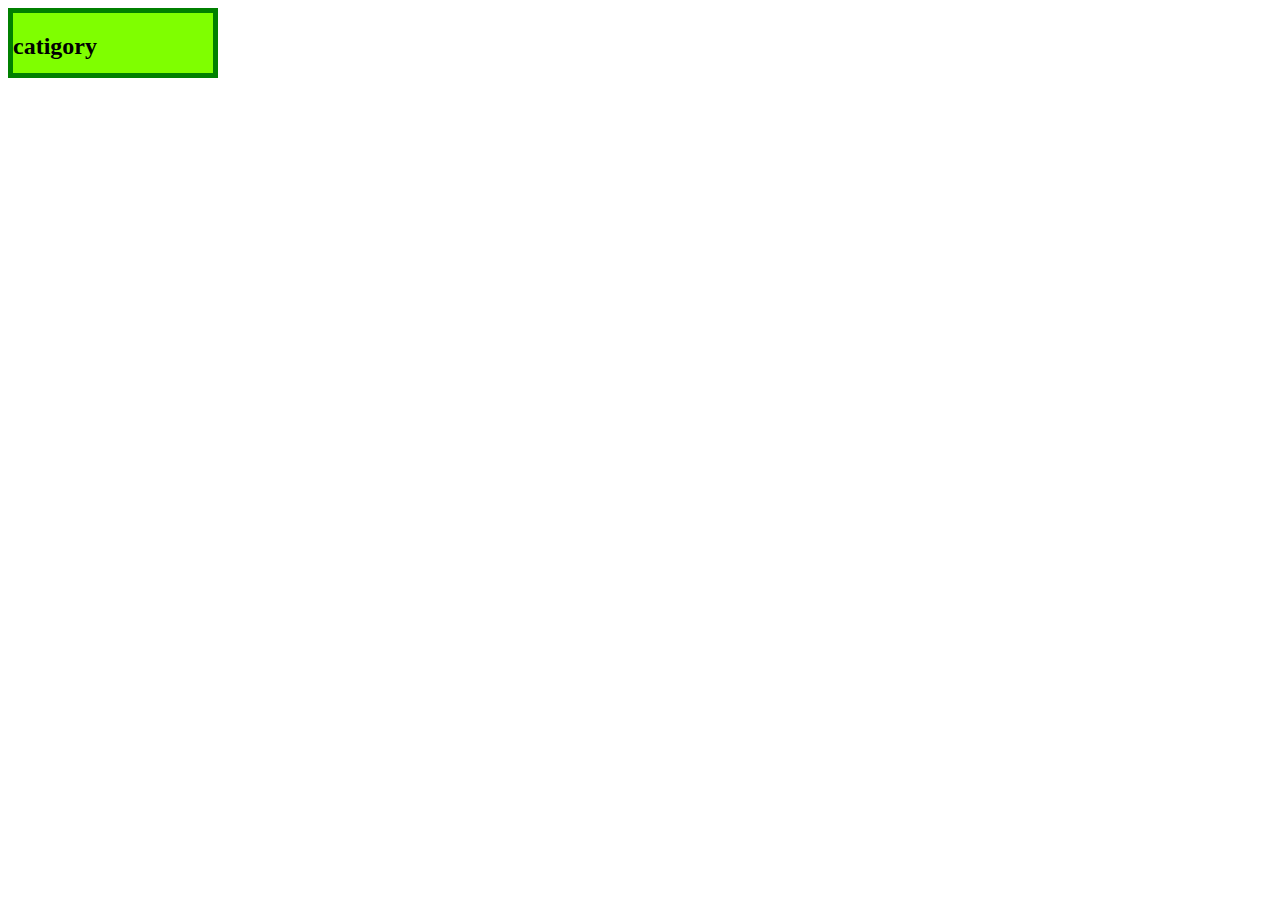
<file: SINIF ISHI/index.html>
<!DOCTYPE html>
<html lang="en">
<head>
    <meta charset="UTF-8">
    <meta http-equiv="X-UA-Compatible" content="IE=edge">
    <meta name="viewport" content="width=device-width, initial-scale=1.0">
    <title>Document</title>
    <link rel="stylesheet" href="css/stayl.css">
</head>
<body>
    <!-- <div class="box"></div>
    <button>sumbitt</button>
    <a href="#">sayt</a> -->
    <div class="box">
        <h2>catigory</h2>
        <div class="dropdown">
            <ul>
                <li>it</li>
                <li>Media</li>
                <li>UI/UX</li>
            </ul>
        </div>
    </div>

</body>
</html>
</file>
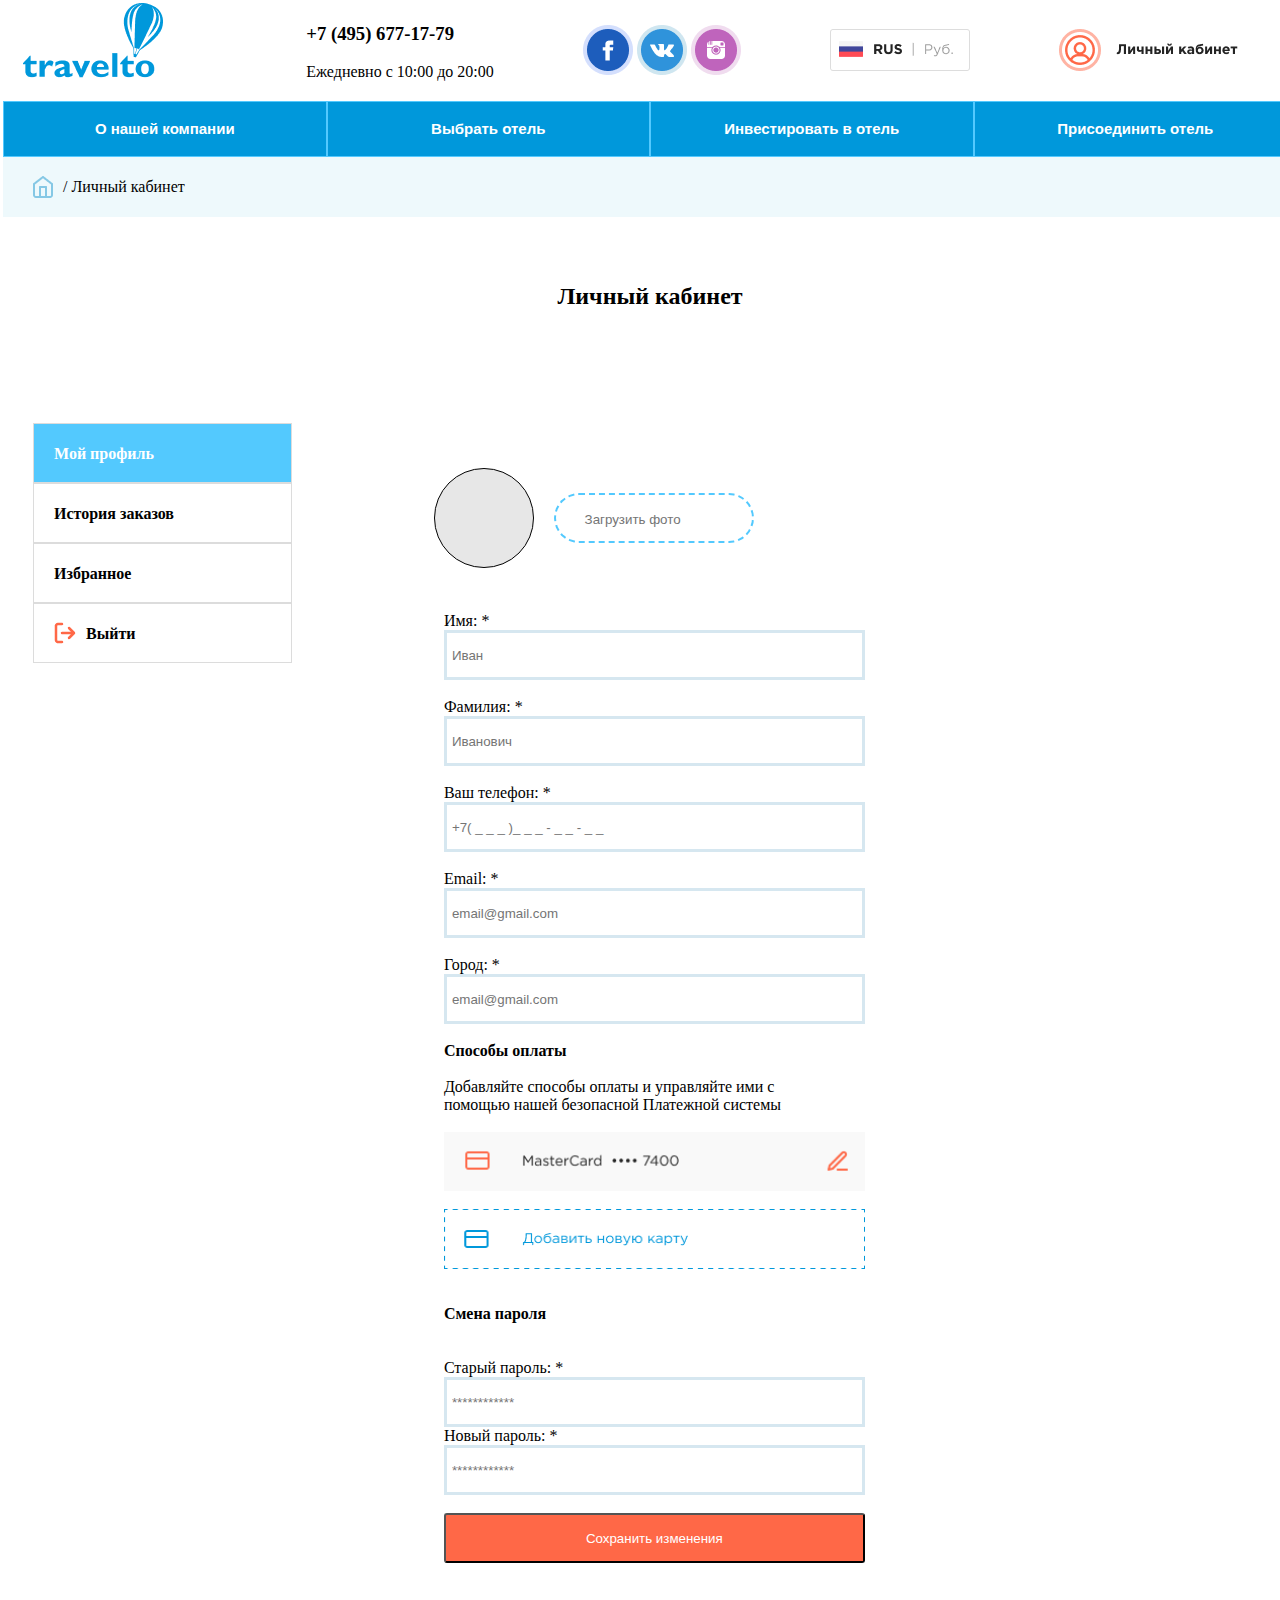
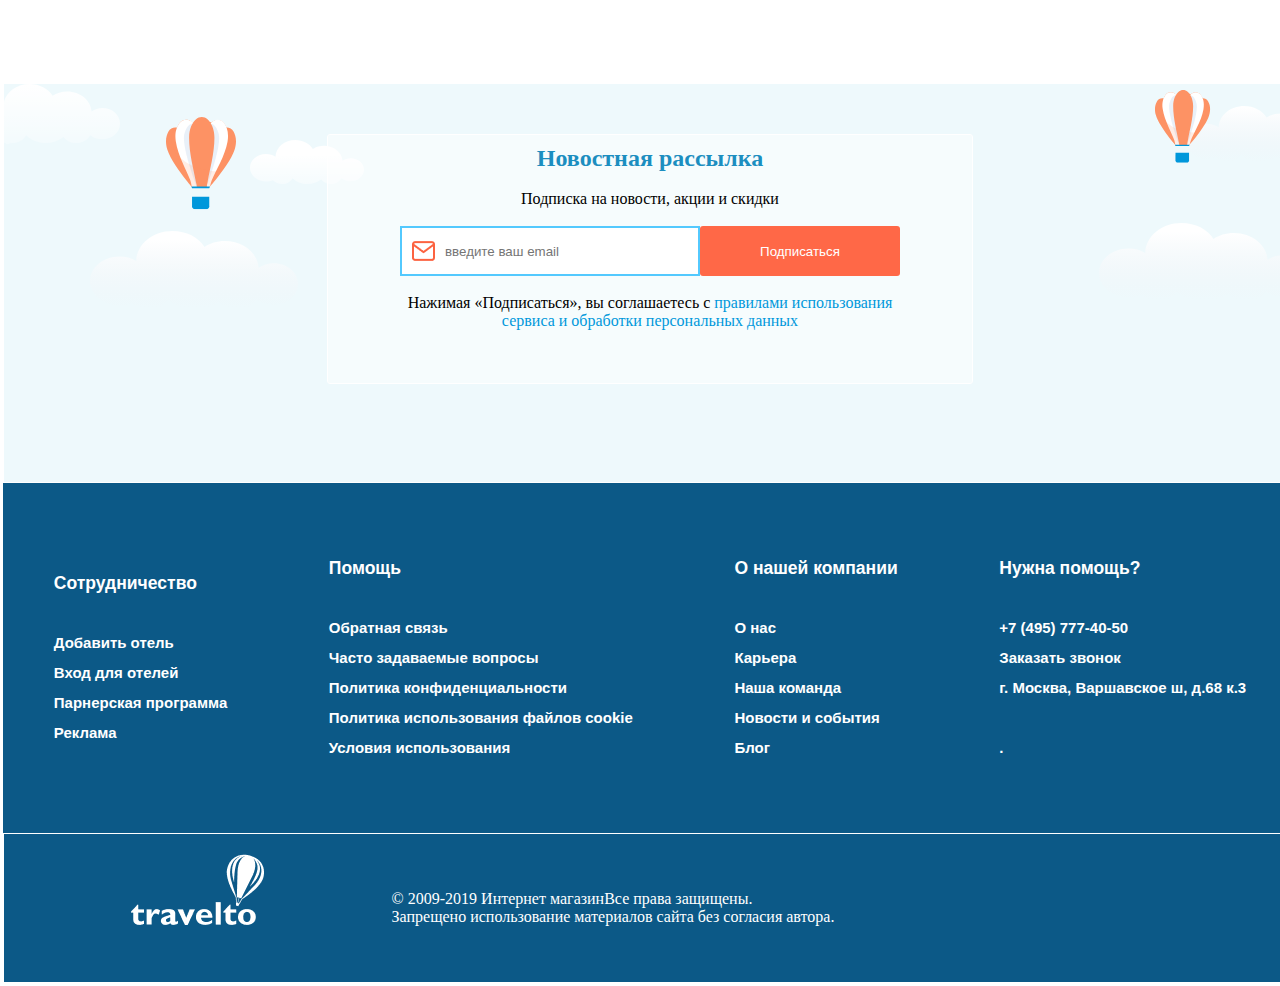
<file: vazifa/index.html>
<!DOCTYPE html>
<html lang="en">
<head>
    <meta charset="UTF-8">
    <meta http-equiv="X-UA-Compatible" content="IE=edge">
    <meta name="viewport" content="width=device-width, initial-scale=1.0">
    <title>Document</title>
    <link rel="stylesheet" href="cs/stayl.css">
</head>
<body>
    <div class="registr">
        <header class="header">
            <div class="nav">
                <div class="nav-logo"><img src="img/Vector.png" alt=""></div>
                <ul class="nav-list">
                     <li class="nav-itm"><h3>+7 (495) 677-17-79</h3><br><p>Ежедневно с 10:00 до 20:00 </p> </li>
                     <li class="nav-itm"><img src="img/iconmonstr-facebook-1.png" alt="">
                    <img src="img/iconmonstr-twitter-1.png" alt=""> <img src="img/iconmonstr-instagram-1.png" alt="">
                    </li>
                    <li>    <img src="img/выбор языка.png" alt="" > </li>
                    <li> <img src="img/Личныйкабинет.png" alt="" ></li>
                </ul>
              <div class="nav-img">
            

              </div>

            </div>
            <div class="nav-button">
                <ul class="nav-button-list">
                    <li class="nav-button-itm"><p>О нашей компании</p></li>
                    <li class="nav-button-itm"><p> Выбрать отель</p></li>
                    <li class="nav-button-itm"><p> Инвестировать в отель</p></li>
                    <li class="nav-button-itm"><p> Присоединить отель</p></li>
                </ul>
            </div>
            <div class="na-end">
                <img src="vector/Vector.png" alt=""> <p>/ Личный кабинет</p>
            </div>
        </header>
        <main>
            <section class="intro">
                <div class="intro-head">
                    <h2>Личный кабинет</h2>
                </div>
              <div class="conteiner">
                <div class="intro-text">
                    <ul class="intro-list">
                        <li class="intro-itm"><p>Мой профиль</p></li>
                        <li class="intro-itm"><p>История заказов</p></li>
                        <li class="intro-itm"><p>Избранное</p></li>
                        <li class="intro-itm"><img src="vector/exit.png" alt=""><p id="p">Выйти</p></li>
                    </ul>
                </div>
                <div class="intro-reg">
                    <div class="block">
                        <div class="char"> </div>
                        <div class="char1"> <input type="text" placeholder=" Загрузить фото" id="br"> </div>
                    </div>
                    <div class="inputs">
                        <label for="">Имя: *</label> 
                        <input type="name" placeholder="Иван" id="in"> <br>
                        <label for="">Фамилия: *</label>
                        <input type="name" placeholder="Иванович" id="in"> <br>
                        <label for="">Ваш телефон: *</label>
                        <input type="name" placeholder="+7( _ _ _ )_ _ _ - _ _ - _ _" id="in"> <br>
                        <label for="">Email: *</label>
                        <input type="email" placeholder="email@gmail.com" id="in"> <br>
                        <label for="">Город: *</label>
                        <input type="email" placeholder="email@gmail.com" id="in"> <br>
                        <h4>Способы оплаты</h4> <br>
                      <p>  Добавляйте способы оплаты и управляйте ими с <br>
                        помощью нашей безопасной Платежной системы</p> <br>
                        <img src="img/карта.png" alt=""> <br>
                        <img src="img/карта (1).png" alt=""> <br> <br>
                        <h4>Смена пароля</h4> <br> <br>


                        <label for="">Старый пароль: * </label>
                        <input type="name" placeholder="************" id="in">
                        <label for="">Новый пароль: *</label>
                        <input type="name" placeholder="************" id="in"> <br>
                        <button>Сохранить изменения</button>
                    </div>
                </div>
              
                <div class="intro-empty"></div>
              </div>
            </section>
            <section>
                <div class="letter">
                    <div class="letter-block">
                        <h2 style="color:#1C8EC0">Новостная рассылка</h2> <br>
                        <p>Подписка на новости, акции и скидки </p> <br>
                      <div class="middle">
                      <div class="middle-itm">
                        <img src="vector/email.png" alt="">
                        <input type="text"  placeholder="введите ваш email" id="br">
                      </div>
                        <button class="btn">Подписаться</button> 
                      </div><br>
                      <p>Нажимая «Подписаться», вы соглашаетесь c <span style="color:#0098DB ;">правилами использования <br> сервиса и обработки персональных данных</span></p>
                    </div>
                </div>
            </section>
        </main>
        <footer>
            <div class="foot-head">
                <ul class="foot-list">
                    <li class="foot-itm"><h3>Сотрудничество</h3> <br> 
                    <p>Добавить отель <br>
                        Вход для отелей <br>
                        Парнерская программа <br>
                        Реклама</p>
                    </li>
                    <li class="foot-itm"><h3>Помощь</h3> <br>
                      <p>  Обратная связь <br>
                        Часто задаваемые вопросы <br>
                        Политика конфиденциальности <br> 
                    Политика использования файлов cookie <br> 
                    Условия использования</p>
                    </li>
                    <li class="foot-itm"> <h3>О нашей компании</h3> <br>
                        <p>
                            О нас <br>
                            Карьера <br>
                            Наша команда <br>
                        Новости и события <br>
                            Блог
                        </p>
                    </li>
                    <li class="foot-itm"> <h3>Нужна помощь?</h3><br>
                        <p>+7 (495) 777-40-50 <br>  
                            Заказать звонок <br> 
                            г. Москва, Варшавское ш, д.68 к.3 <br> <br>
                        .</p>  
                    </li>
                </ul>
            </div>
            <div class="foot-bottom">
                <div class="foot-logo">
                    <img src="../vazifa/img/Vector white.png" alt="">
                </div>
                <div class="foot-text">
                    <p>© 2009-2019 Интернет магазинВсе права защищены. <br>
                        Запрещено использование материалов сайта без согласия автора.</p>
                </div>
            </div>
        </footer>
    </div>
</body>
</html>
</file>
<file: SINIF ISHI/css/stayl.css>
/* .box{
    width: 300px;
    height: 250px;
    border:1px solid;
    background-color: darkturquoise;
    transition: all 3s 0s linear;


}
.box:hover{
    width: 300px;
    height: 250px;
    border:1px solid;
    border-radius: 50px;
    background-color:aquamarine;
    opacity: 1;
    margin-left: 80px;
}
button:active{
    background-color:red;
}
a{
    font-size: 40px;
}
a:visited{
    color: blue;
} */

.box{
    width: 200px;
    height: 60px;
    border:5px solid green;
    background-color:chartreuse;
}
.dropdown{
    display: none;
}
ul{
    list-style: none;
}
li{
    border:5px solid blue;
}
li:hover{
    background:aqua;
}
.box:hover .dropdown{
    display: block;
}
</file>
<file: vazifa/cs/stayl.css>
*{
    margin: 0;
    padding: 0;
    box-sizing: border-box;
}
.registr{
    width: 1300px;
    border: 3px solid white;
    margin: 0 auto;
}
.header{
    width: 100%;
    height: 280px;
    /* border:1px solid; */
}
.nav{
    width: 100%;
    height: 35%;
    /* border:1px solid; */
    display: flex;
}
.nav-logo{
    width: 20%;
    height: 100%;
    /* border:1px solid; */
    padding-left: 20px;
}
.nav-list{
    width: 80%;
    height: 100%;
    list-style: none;
    display: flex;
    align-items: center;
    justify-content: space-around;

}
.nav-button{
    width: 100%;
    height: 20%;
    /* border:1px solide; */
    background-color:#0098DB;

}
.nav-button-list{
    width: 100%;
    height: 100%;
    list-style: none;
    display: flex;
    justify-content: space-around;

}
.nav-button-itm{
    width: 350px;
    height: 100%;
    font-family: Arial;
font-style: normal;
font-weight: 700;
font-size: 15px;
line-height: 14px;
display: flex;
align-items:center;
justify-content: center;
border:1px solid #53C9FE;
color: #FFFFFF;
}
.na-end{
    width: 100%;
    height: 17%;
    background: #EEF9FC;
    padding: 30px;
    display: flex;
    align-items:center;
    gap: 10px;
}
.intro{
    width: 100%;
    height: 1400px;
    /* border:1px solid; */
}
.intro-head{
    width: 100%;
    height: 10%;
    /* border:1px solid; */
    text-align: center;
}
.conteiner{
    width: 100%;
    height: 90%;
    display: flex;
}
.intro-text{
    width: 33.3%;
    height: 100%;
    /* border:1px solid; */
}
.intro-list{
    width: 60%;
    height: 30%;
    list-style: none;
    margin-left: 30px;
    /* border:1px solid; */
}
.intro-itm{
    width: 100%;
    height: 60px;
    display: flex;
    align-items:center;
    padding-left: 20px;
    border:1px solid #DCDCDC;
    font-family: 'Gotham Pro';
font-style: normal;
font-weight: 700;
font-size: 16px;
line-height: 15px;

}
#p{
    margin-left: 10px;
}

.intro-list li:nth-child(1){
    background-color:#53C9FE;
    color: white;

}
.intro-reg{
    width: 33.3%;
    height: 100%;
    /* border:1px solid; */

}
.block{
    width: 100%;
    height: 15%;
    /* border:1px solid; */
    display: flex;
    align-items:center;
    gap: 20px;
    

}
.char{
    width: 100px;
    height: 100px;
    border-radius:50px;
    border:1px solid;
    background-color:#E7E7E7;
}
.char1{
    border:2px #53C9FE dashed;
    width: 200px;
    height: 50px;
    padding: 15px;
    border-radius:30px;
}
.inputs{
    width: 100%;
    /* height: 70px; */
    display: flex;
    flex-direction: column;
    padding-left: 10px;
    /* margin-top: 20px; */
    /* justify-content: space-between; */
}
#in{
    height: 50px;
    padding: 5px;
    border:3px solid #D6E7F0;
}
button{
    width: 100%;
    height: 50px;
    background: #FF6847;
    border-radius: 3px;
    color:white;
}
.letter{
    width: 100%;
    height: 400px;
    border:1px solid white;
background: #EEF9FC;
    background-image: url(../svg/Group\ 50.svg);

    background-repeat: no-repeat;
}
.letter-block{
    width: 50%;
    height: 250px;
    margin: 50px auto;
    border:1px solid;
    text-align: center;
    padding-top: 10px;   
background: rgba(255, 255, 255, 0.46);
border: 1px solid #FFFFFF;
border-radius: 3px;
}
.btn{
    width: 200px;
    height: 50px;
    background: #FF6847;
    border-radius: 3px;
    color:white;
    border:none;
}
.middle{
    display: flex;
    justify-content: center;
}
.middle-itm{
    display: flex;
    align-items:center;
    width: 300px;
    height: 50px;
    border:1px solid;
    background-color:white;
    padding-left: 10px;
    border:2px solid #53C9FE;
  
}
#br{
    border:none;
    margin-left: 10px;
    width: 100%;
    height: 100%;
    background:transparent;
}
footer{
    width: 100%;
    height: 500px;
    background-color:#0C5987;

}
.foot-head{
    width: 100%;
    height: 70%;
}
.foot-list{
    width: 100%;
    height: 100%;
    display: flex;
    align-items:center;
    list-style: none;
    justify-content: space-around;
}
.foot-itm{
    font-family:Arial;
font-style: normal;
font-weight: 700;
font-size: 15px;
line-height: 30px;
color: #FFFFFF;
}
.foot-bottom{
    width: 100%;
    height: 30%;
    border: 1px solid white;
     display: flex;
}
.foot-logo{
    width: 30%;
    height: 100%;
    text-align: center;
    padding: 20px;
}
.foot-text{
    width: 70%;
    height: 100%;
    display: flex;
    align-items:center;
    justify-content: baseline;
    /* text-align: center; */
    color:white
}
</file>
